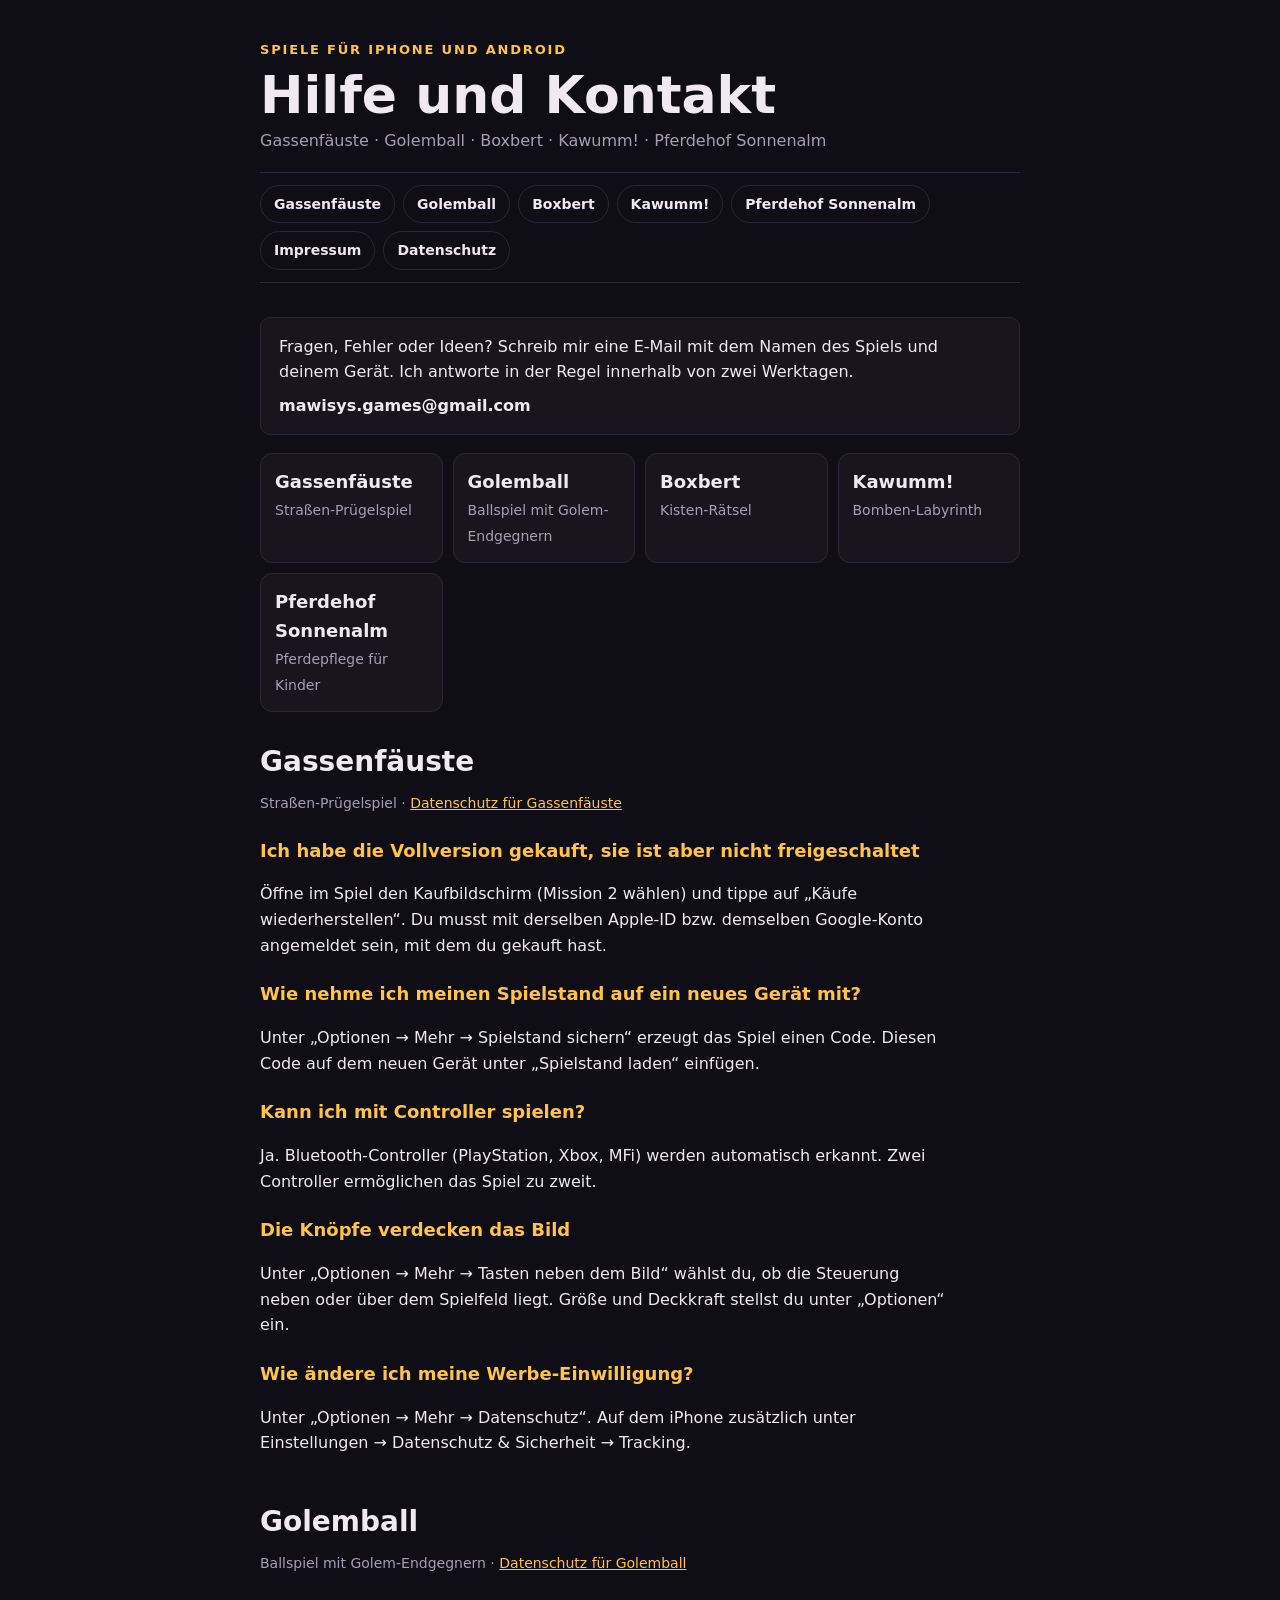
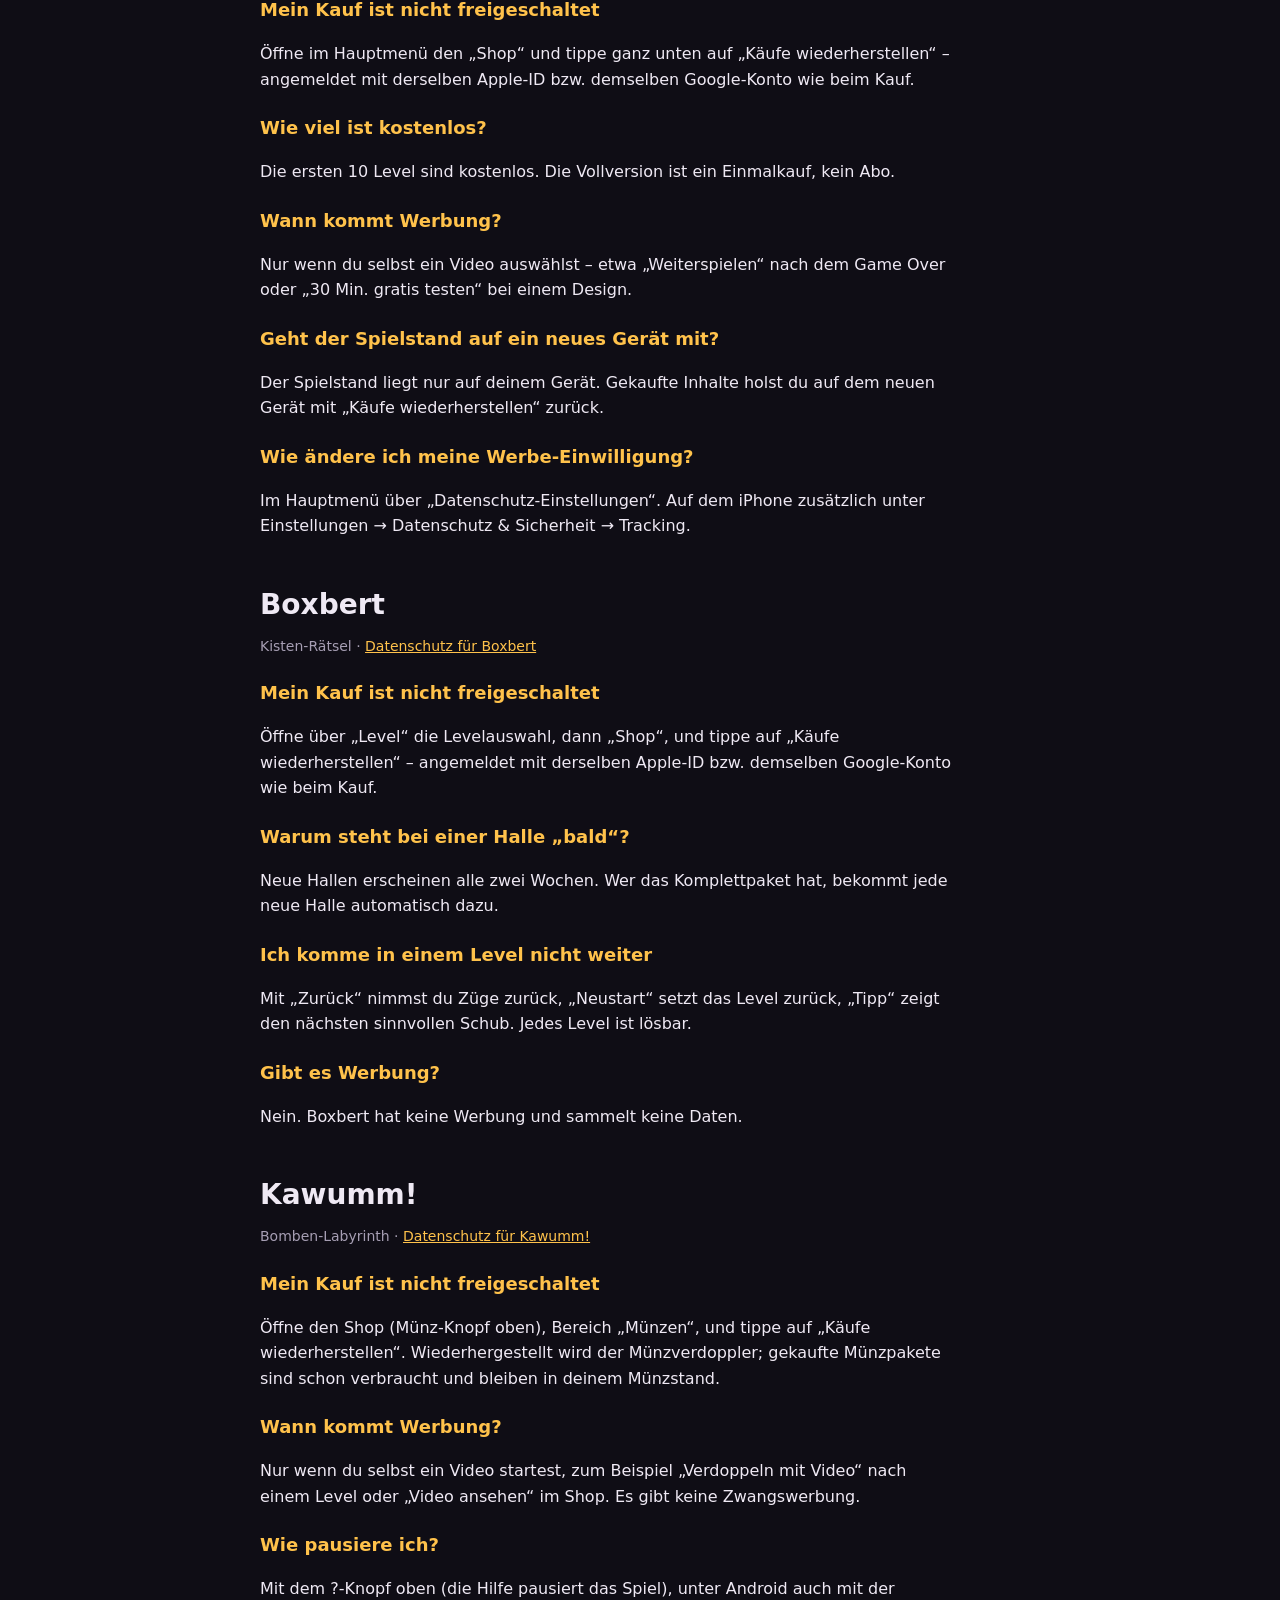
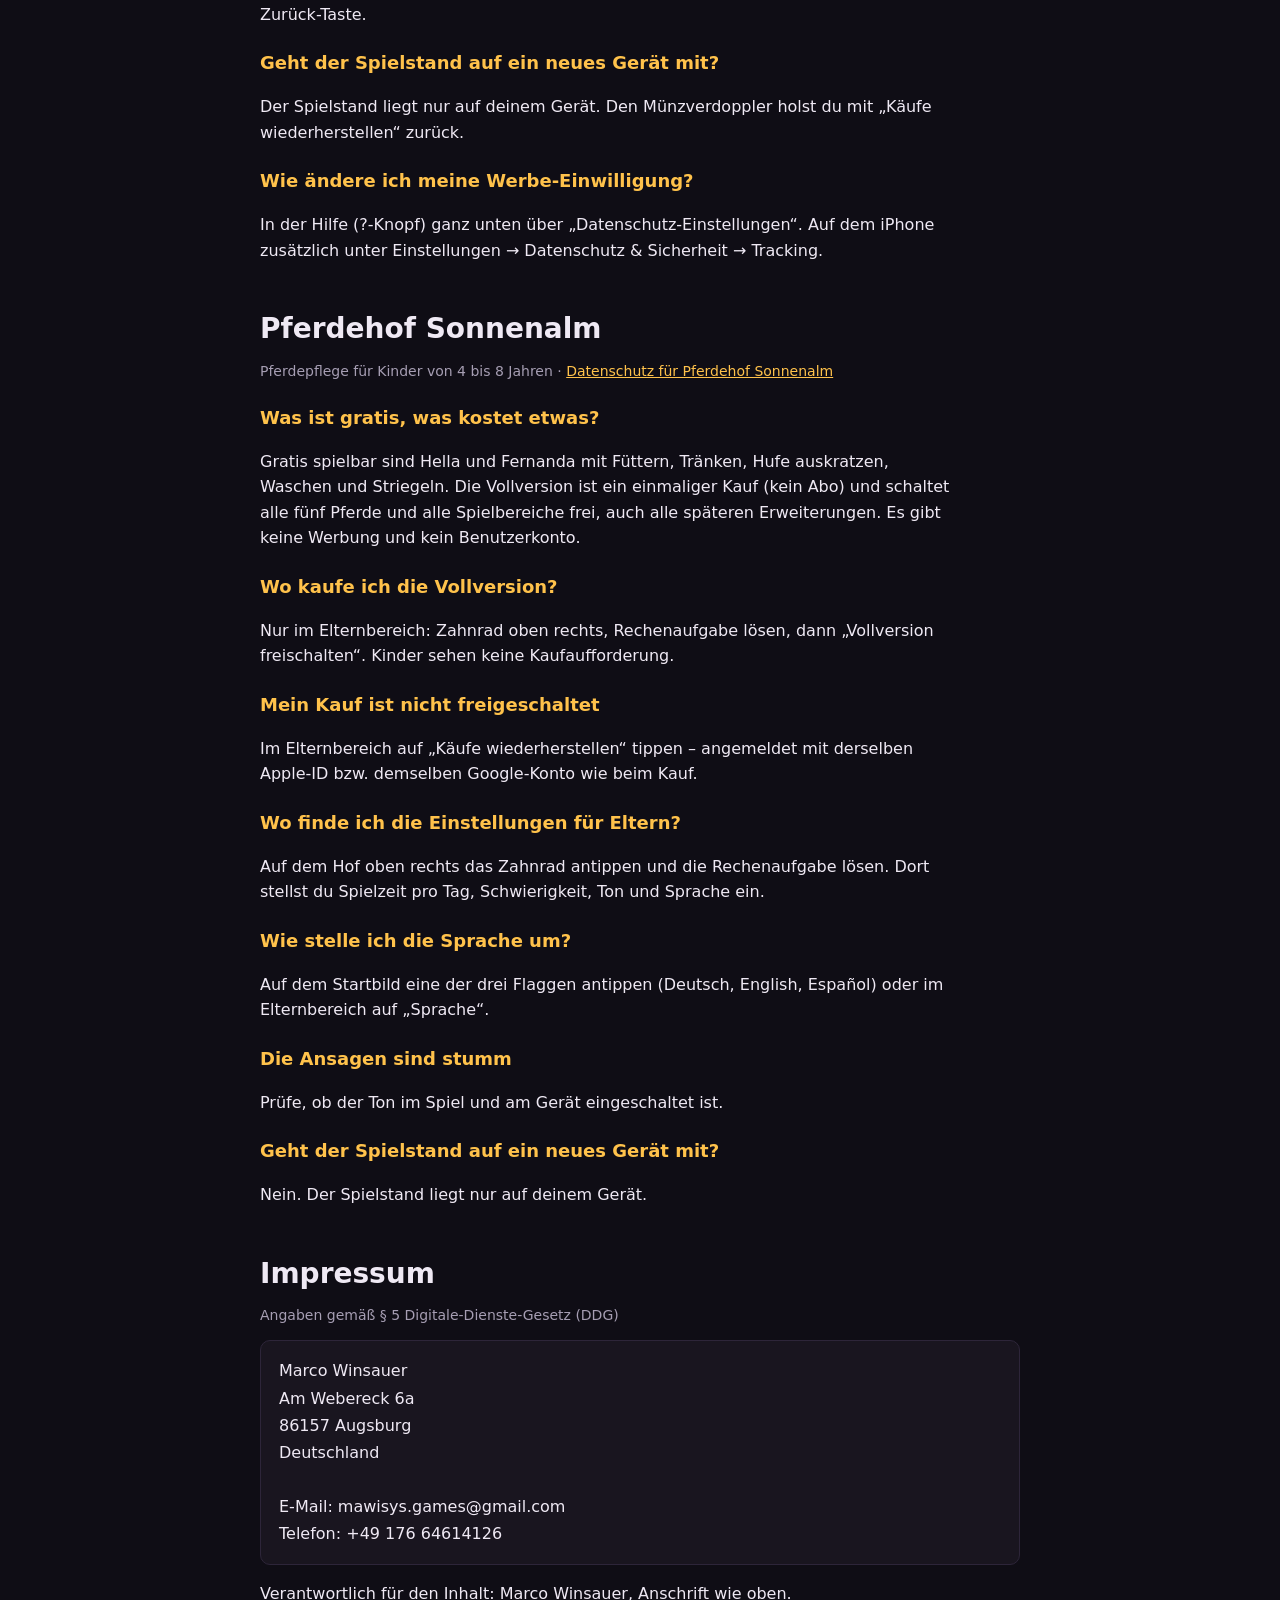
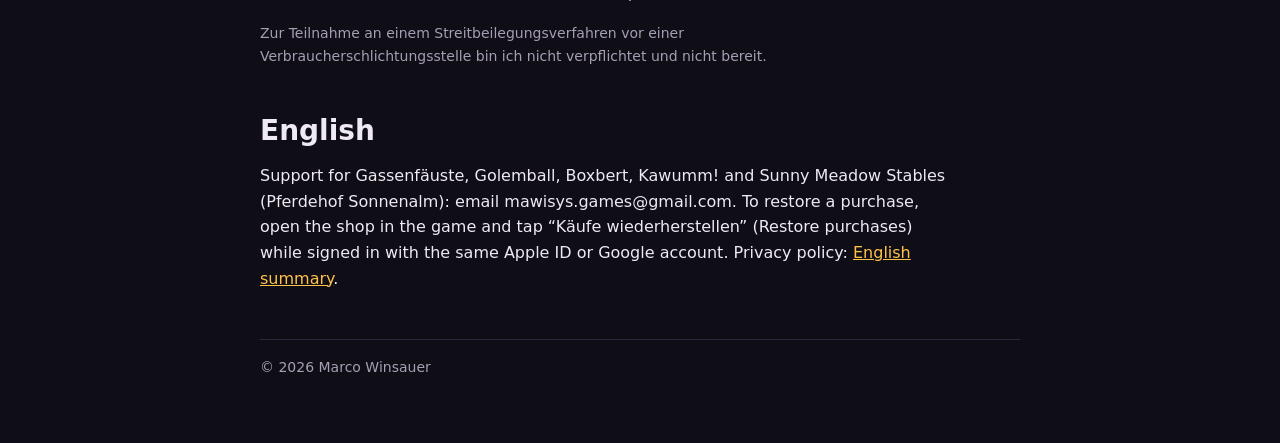
<file: index.html>
<!doctype html>
<html lang="de"><head><meta charset="utf-8"><meta name="viewport" content="width=device-width,initial-scale=1,viewport-fit=cover">
<title>Marco Winsauer – Spiele-Support</title><link rel="stylesheet" href="style.css"></head><body><div class="wrap">
<header><span class="kicker">Spiele für iPhone und Android</span><h1>Hilfe und Kontakt</h1>
<p>Gassenfäuste · Golemball · Boxbert · Kawumm! · Pferdehof Sonnenalm</p></header>
<nav aria-label="Abschnitte"><a href="#gassenfaeuste">Gassenfäuste</a><a href="#golemball">Golemball</a><a href="#boxbert">Boxbert</a><a href="#kawumm">Kawumm!</a><a href="#pferdehof">Pferdehof Sonnenalm</a><a href="#impressum">Impressum</a><a href="datenschutz.html">Datenschutz</a></nav>
<section id="kontakt"><div class="card"><p style="margin:0">Fragen, Fehler oder Ideen? Schreib mir eine E-Mail mit dem Namen des Spiels und deinem Gerät. Ich antworte in der Regel innerhalb von zwei Werktagen.</p>
<p style="margin:8px 0 0"><strong>mawisys.games@gmail.com</strong></p></div>
<div class="games"><a class="game" href="#gassenfaeuste"><b>Gassenfäuste</b><span>Straßen-Prügelspiel</span></a><a class="game" href="#golemball"><b>Golemball</b><span>Ballspiel mit Golem-Endgegnern</span></a><a class="game" href="#boxbert"><b>Boxbert</b><span>Kisten-Rätsel</span></a><a class="game" href="#kawumm"><b>Kawumm!</b><span>Bomben-Labyrinth</span></a><a class="game" href="#pferdehof"><b>Pferdehof Sonnenalm</b><span>Pferdepflege für Kinder</span></a></div></section>
<section id="gassenfaeuste"><h2>Gassenfäuste</h2><p class="small">Straßen-Prügelspiel · <a href="datenschutz.html#gassenfaeuste">Datenschutz für Gassenfäuste</a></p><h3>Ich habe die Vollversion gekauft, sie ist aber nicht freigeschaltet</h3><p>Öffne im Spiel den Kaufbildschirm (Mission 2 wählen) und tippe auf „Käufe wiederherstellen“. Du musst mit derselben Apple-ID bzw. demselben Google-Konto angemeldet sein, mit dem du gekauft hast.</p><h3>Wie nehme ich meinen Spielstand auf ein neues Gerät mit?</h3><p>Unter „Optionen → Mehr → Spielstand sichern“ erzeugt das Spiel einen Code. Diesen Code auf dem neuen Gerät unter „Spielstand laden“ einfügen.</p><h3>Kann ich mit Controller spielen?</h3><p>Ja. Bluetooth-Controller (PlayStation, Xbox, MFi) werden automatisch erkannt. Zwei Controller ermöglichen das Spiel zu zweit.</p><h3>Die Knöpfe verdecken das Bild</h3><p>Unter „Optionen → Mehr → Tasten neben dem Bild“ wählst du, ob die Steuerung neben oder über dem Spielfeld liegt. Größe und Deckkraft stellst du unter „Optionen“ ein.</p><h3>Wie ändere ich meine Werbe-Einwilligung?</h3><p>Unter „Optionen → Mehr → Datenschutz“. Auf dem iPhone zusätzlich unter Einstellungen → Datenschutz &amp; Sicherheit → Tracking.</p></section>
<section id="golemball"><h2>Golemball</h2><p class="small">Ballspiel mit Golem-Endgegnern · <a href="datenschutz.html#golemball">Datenschutz für Golemball</a></p><h3>Mein Kauf ist nicht freigeschaltet</h3><p>Öffne im Hauptmenü den „Shop“ und tippe ganz unten auf „Käufe wiederherstellen“ – angemeldet mit derselben Apple-ID bzw. demselben Google-Konto wie beim Kauf.</p><h3>Wie viel ist kostenlos?</h3><p>Die ersten 10 Level sind kostenlos. Die Vollversion ist ein Einmalkauf, kein Abo.</p><h3>Wann kommt Werbung?</h3><p>Nur wenn du selbst ein Video auswählst – etwa „Weiterspielen“ nach dem Game Over oder „30 Min. gratis testen“ bei einem Design.</p><h3>Geht der Spielstand auf ein neues Gerät mit?</h3><p>Der Spielstand liegt nur auf deinem Gerät. Gekaufte Inhalte holst du auf dem neuen Gerät mit „Käufe wiederherstellen“ zurück.</p><h3>Wie ändere ich meine Werbe-Einwilligung?</h3><p>Im Hauptmenü über „Datenschutz-Einstellungen“. Auf dem iPhone zusätzlich unter Einstellungen → Datenschutz &amp; Sicherheit → Tracking.</p></section>
<section id="boxbert"><h2>Boxbert</h2><p class="small">Kisten-Rätsel · <a href="datenschutz.html#boxbert">Datenschutz für Boxbert</a></p><h3>Mein Kauf ist nicht freigeschaltet</h3><p>Öffne über „Level“ die Levelauswahl, dann „Shop“, und tippe auf „Käufe wiederherstellen“ – angemeldet mit derselben Apple-ID bzw. demselben Google-Konto wie beim Kauf.</p><h3>Warum steht bei einer Halle „bald“?</h3><p>Neue Hallen erscheinen alle zwei Wochen. Wer das Komplettpaket hat, bekommt jede neue Halle automatisch dazu.</p><h3>Ich komme in einem Level nicht weiter</h3><p>Mit „Zurück“ nimmst du Züge zurück, „Neustart“ setzt das Level zurück, „Tipp“ zeigt den nächsten sinnvollen Schub. Jedes Level ist lösbar.</p><h3>Gibt es Werbung?</h3><p>Nein. Boxbert hat keine Werbung und sammelt keine Daten.</p></section>
<section id="kawumm"><h2>Kawumm!</h2><p class="small">Bomben-Labyrinth · <a href="datenschutz.html#kawumm">Datenschutz für Kawumm!</a></p><h3>Mein Kauf ist nicht freigeschaltet</h3><p>Öffne den Shop (Münz-Knopf oben), Bereich „Münzen“, und tippe auf „Käufe wiederherstellen“. Wiederhergestellt wird der Münzverdoppler; gekaufte Münzpakete sind schon verbraucht und bleiben in deinem Münzstand.</p><h3>Wann kommt Werbung?</h3><p>Nur wenn du selbst ein Video startest, zum Beispiel „Verdoppeln mit Video“ nach einem Level oder „Video ansehen“ im Shop. Es gibt keine Zwangswerbung.</p><h3>Wie pausiere ich?</h3><p>Mit dem ?-Knopf oben (die Hilfe pausiert das Spiel), unter Android auch mit der Zurück-Taste.</p><h3>Geht der Spielstand auf ein neues Gerät mit?</h3><p>Der Spielstand liegt nur auf deinem Gerät. Den Münzverdoppler holst du mit „Käufe wiederherstellen“ zurück.</p><h3>Wie ändere ich meine Werbe-Einwilligung?</h3><p>In der Hilfe (?-Knopf) ganz unten über „Datenschutz-Einstellungen“. Auf dem iPhone zusätzlich unter Einstellungen → Datenschutz &amp; Sicherheit → Tracking.</p></section>
<section id="pferdehof"><h2>Pferdehof Sonnenalm</h2><p class="small">Pferdepflege für Kinder von 4 bis 8 Jahren · <a href="datenschutz.html#pferdehof">Datenschutz für Pferdehof Sonnenalm</a></p><h3>Was ist gratis, was kostet etwas?</h3><p>Gratis spielbar sind Hella und Fernanda mit Füttern, Tränken, Hufe auskratzen, Waschen und Striegeln. Die Vollversion ist ein einmaliger Kauf (kein Abo) und schaltet alle fünf Pferde und alle Spielbereiche frei, auch alle späteren Erweiterungen. Es gibt keine Werbung und kein Benutzerkonto.</p><h3>Wo kaufe ich die Vollversion?</h3><p>Nur im Elternbereich: Zahnrad oben rechts, Rechenaufgabe lösen, dann „Vollversion freischalten“. Kinder sehen keine Kaufaufforderung.</p><h3>Mein Kauf ist nicht freigeschaltet</h3><p>Im Elternbereich auf „Käufe wiederherstellen“ tippen – angemeldet mit derselben Apple-ID bzw. demselben Google-Konto wie beim Kauf.</p><h3>Wo finde ich die Einstellungen für Eltern?</h3><p>Auf dem Hof oben rechts das Zahnrad antippen und die Rechenaufgabe lösen. Dort stellst du Spielzeit pro Tag, Schwierigkeit, Ton und Sprache ein.</p><h3>Wie stelle ich die Sprache um?</h3><p>Auf dem Startbild eine der drei Flaggen antippen (Deutsch, English, Español) oder im Elternbereich auf „Sprache“.</p><h3>Die Ansagen sind stumm</h3><p>Prüfe, ob der Ton im Spiel und am Gerät eingeschaltet ist.</p><h3>Geht der Spielstand auf ein neues Gerät mit?</h3><p>Nein. Der Spielstand liegt nur auf deinem Gerät.</p></section>
<section id="impressum"><h2>Impressum</h2><p class="small">Angaben gemäß § 5 Digitale-Dienste-Gesetz (DDG)</p>
<address class="addr card">Marco Winsauer<br>Am Webereck 6a<br>86157 Augsburg<br>Deutschland<br><br>E-Mail: mawisys.games@gmail.com<br>Telefon: +49 176 64614126</address>
<p>Verantwortlich für den Inhalt: Marco Winsauer, Anschrift wie oben.</p>
<p class="small">Zur Teilnahme an einem Streitbeilegungsverfahren vor einer Verbraucherschlichtungsstelle bin ich nicht verpflichtet und nicht bereit.</p></section>
<section id="english"><h2>English</h2><p>Support for Gassenfäuste, Golemball, Boxbert, Kawumm! and Sunny Meadow Stables (Pferdehof Sonnenalm): email mawisys.games@gmail.com. To restore a purchase, open the shop in the game and tap “Käufe wiederherstellen” (Restore purchases) while signed in with the same Apple ID or Google account. Privacy policy: <a href="datenschutz.html#english">English summary</a>.</p></section>
<footer>© 2026 Marco Winsauer</footer></div></body></html>
</file>
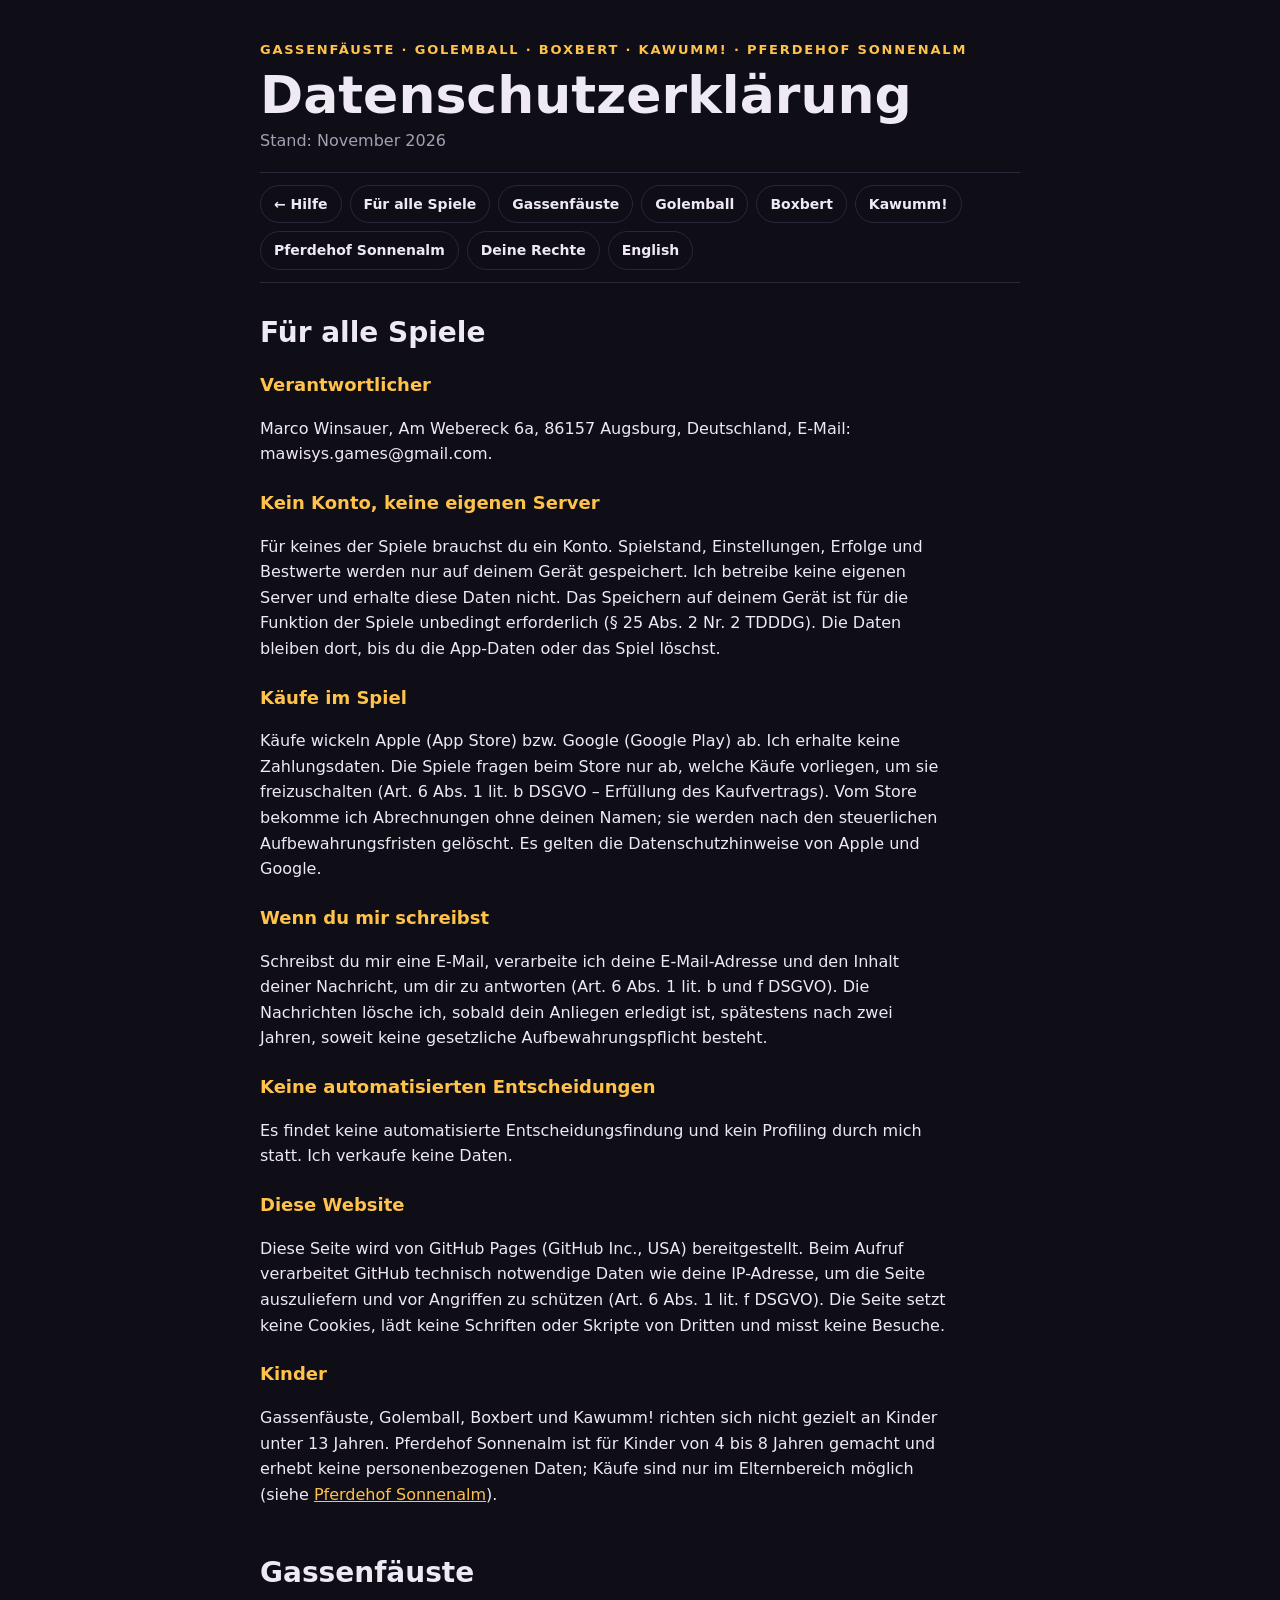
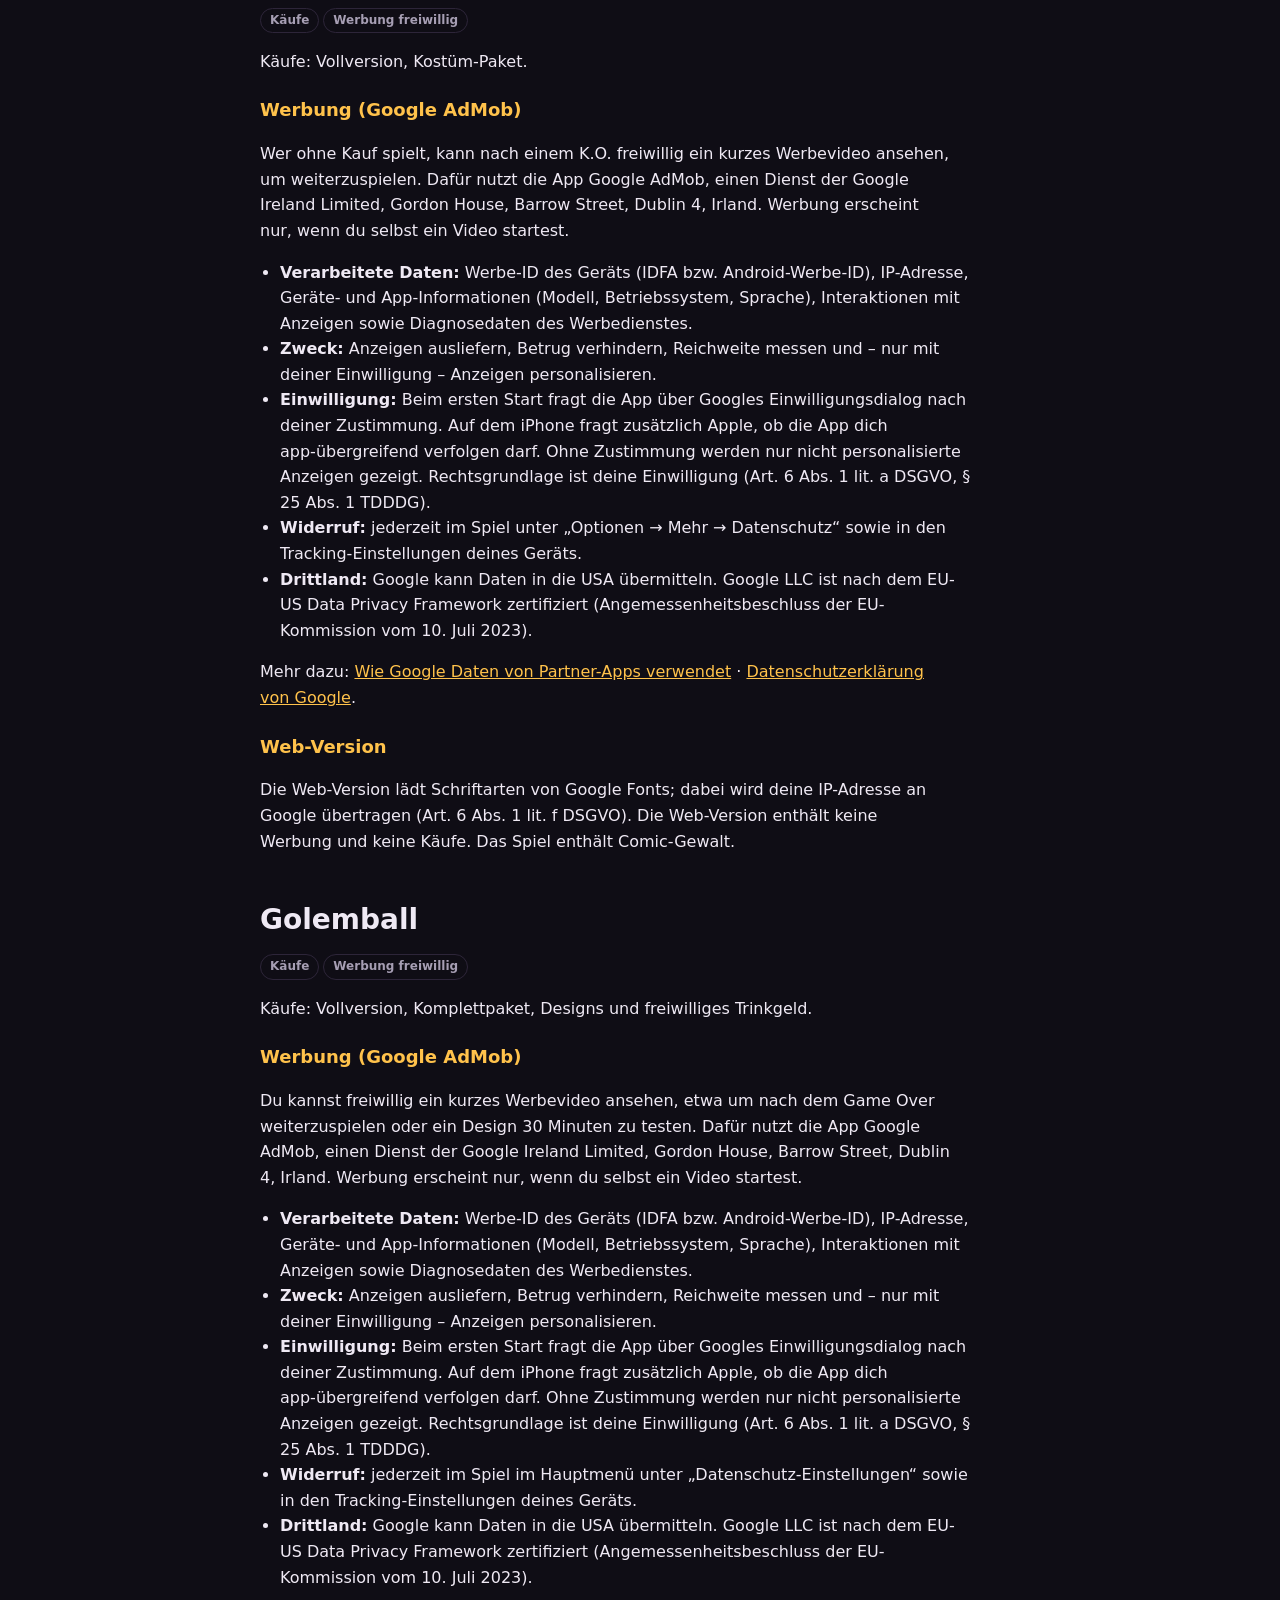
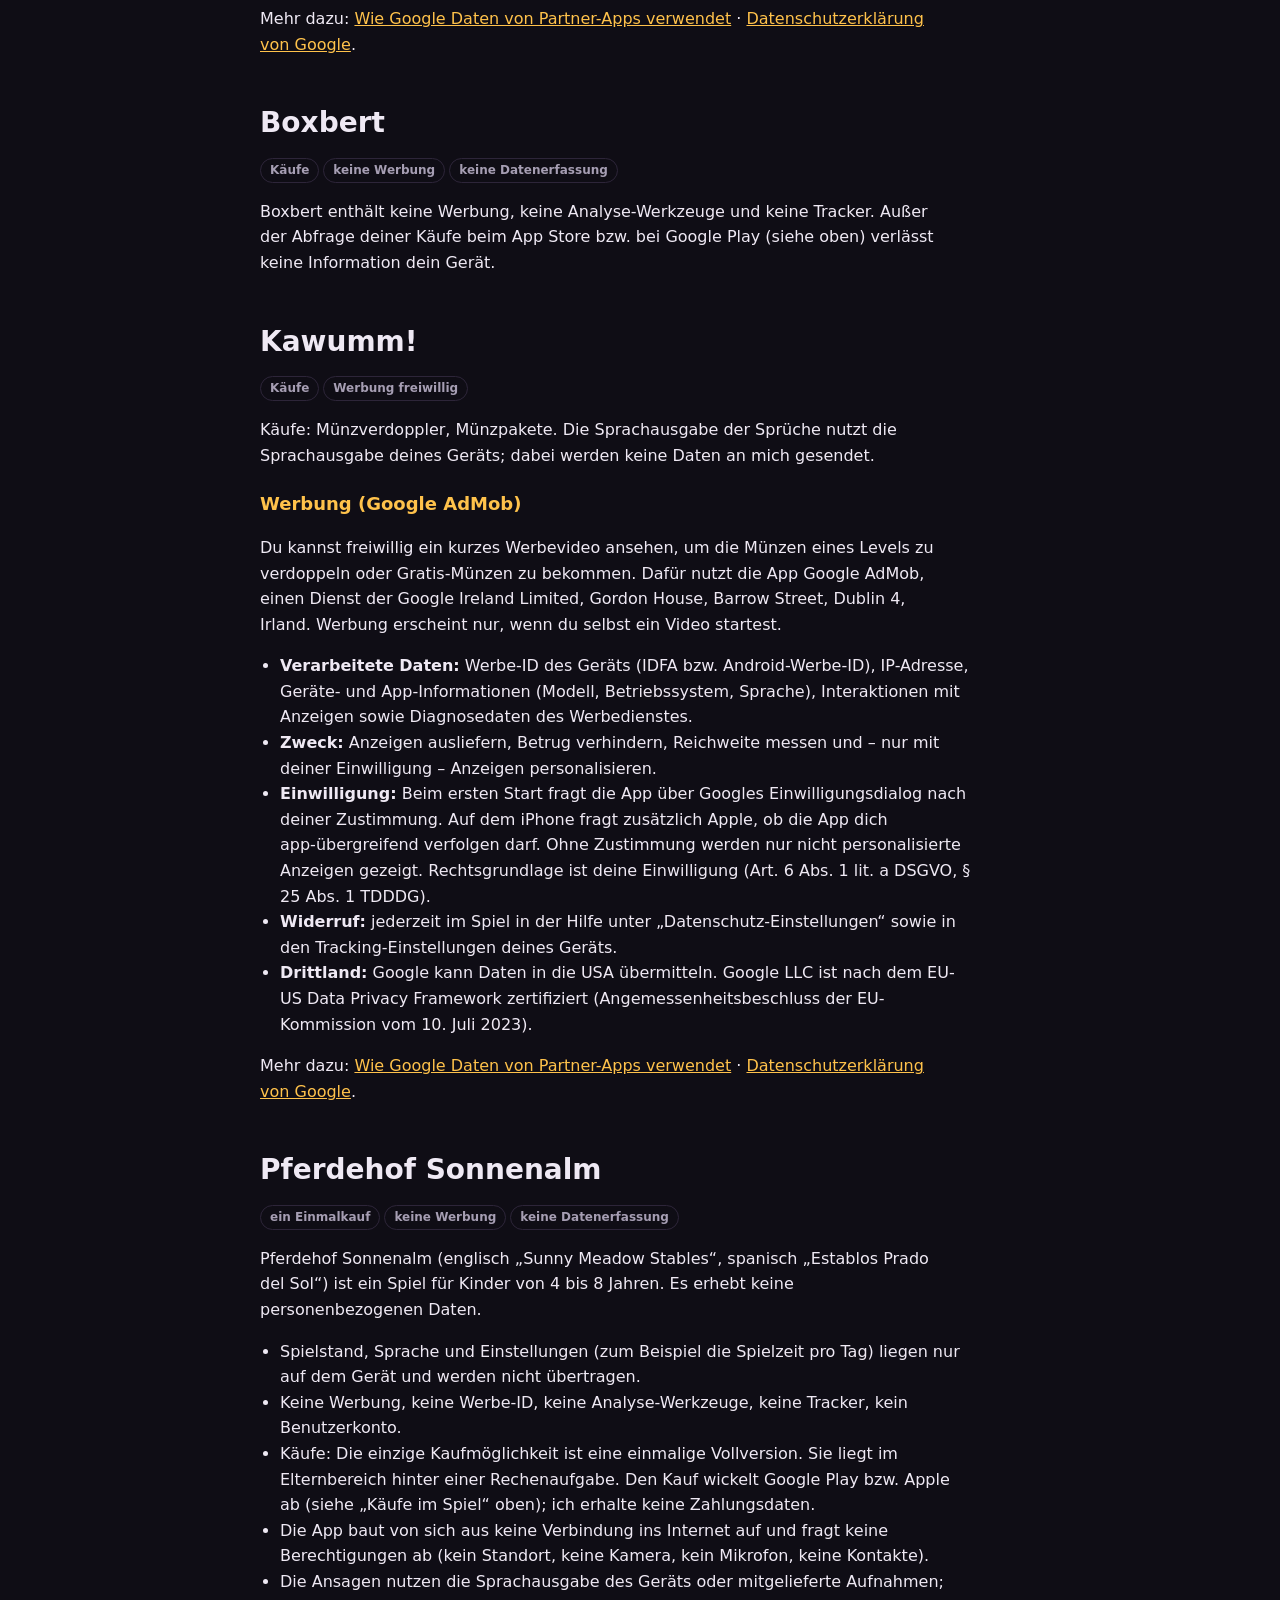
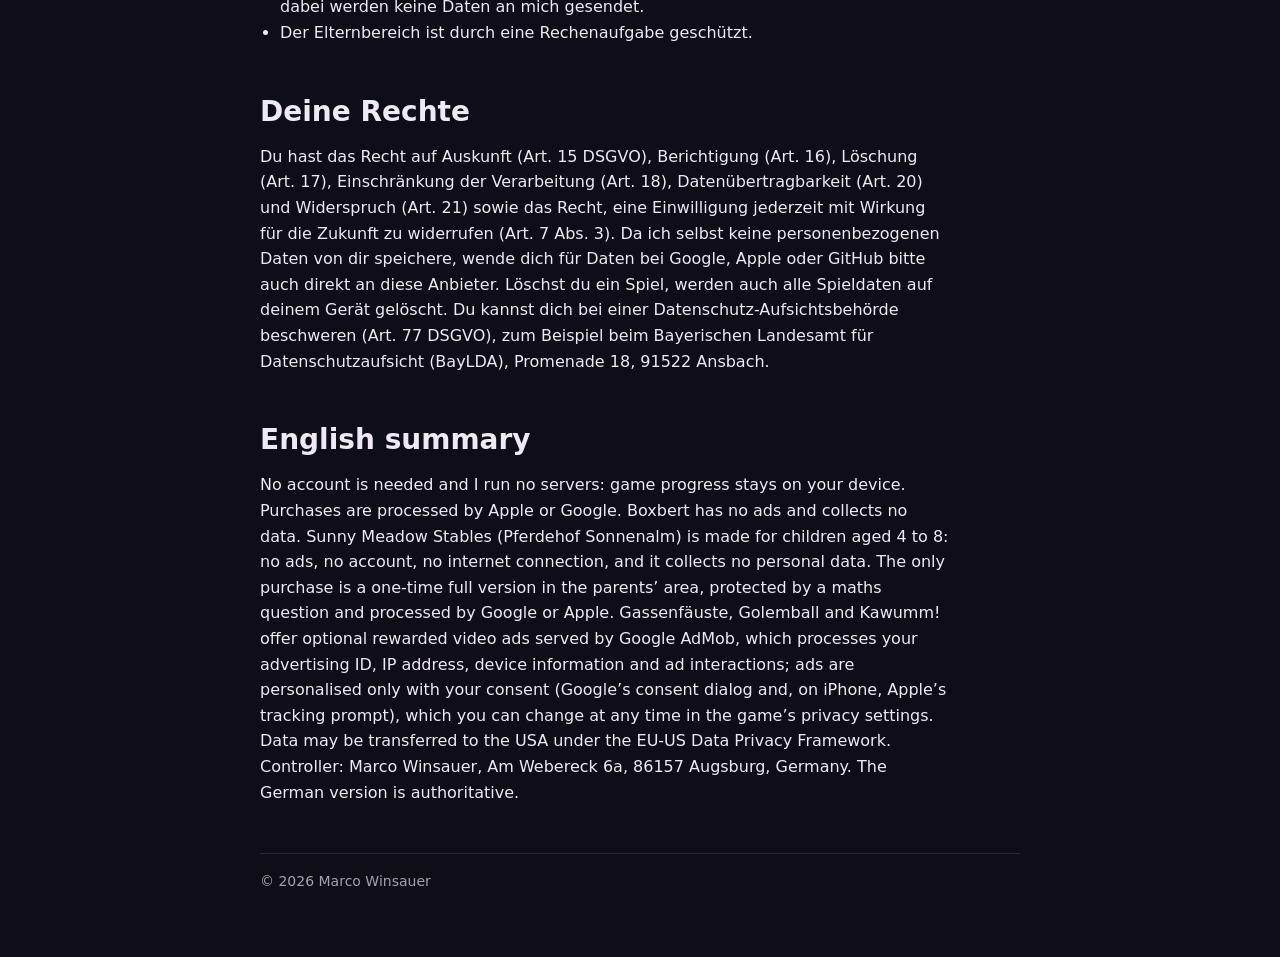
<file: datenschutz.html>
<!doctype html>
<html lang="de"><head><meta charset="utf-8"><meta name="viewport" content="width=device-width,initial-scale=1,viewport-fit=cover">
<title>Datenschutzerklärung – Spiele von Marco Winsauer</title><link rel="stylesheet" href="style.css"></head><body><div class="wrap">
<header><span class="kicker">Gassenfäuste · Golemball · Boxbert · Kawumm! · Pferdehof Sonnenalm</span><h1>Datenschutz&shy;erklärung</h1><p>Stand: November 2026</p></header>
<nav aria-label="Abschnitte"><a href="index.html">← Hilfe</a><a href="#allgemein">Für alle Spiele</a><a href="#gassenfaeuste">Gassenfäuste</a><a href="#golemball">Golemball</a><a href="#boxbert">Boxbert</a><a href="#kawumm">Kawumm!</a><a href="#pferdehof">Pferdehof Sonnenalm</a><a href="#rechte">Deine Rechte</a><a href="#english">English</a></nav>
<section id="allgemein"><h2>Für alle Spiele</h2>
<h3>Verantwortlicher</h3><p>Marco Winsauer, Am Webereck 6a, 86157 Augsburg, Deutschland, E-Mail: mawisys.games@gmail.com.</p>
<h3>Kein Konto, keine eigenen Server</h3><p>Für keines der Spiele brauchst du ein Konto. Spielstand, Einstellungen, Erfolge und Bestwerte werden nur auf deinem Gerät gespeichert. Ich betreibe keine eigenen Server und erhalte diese Daten nicht. Das Speichern auf deinem Gerät ist für die Funktion der Spiele unbedingt erforderlich (§ 25 Abs. 2 Nr. 2 TDDDG). Die Daten bleiben dort, bis du die App-Daten oder das Spiel löschst.</p>
<h3>Käufe im Spiel</h3><p>Käufe wickeln Apple (App Store) bzw. Google (Google Play) ab. Ich erhalte keine Zahlungsdaten. Die Spiele fragen beim Store nur ab, welche Käufe vorliegen, um sie freizuschalten (Art. 6 Abs. 1 lit. b DSGVO – Erfüllung des Kaufvertrags). Vom Store bekomme ich Abrechnungen ohne deinen Namen; sie werden nach den steuerlichen Aufbewahrungsfristen gelöscht. Es gelten die Datenschutzhinweise von Apple und Google.</p>
<h3>Wenn du mir schreibst</h3><p>Schreibst du mir eine E-Mail, verarbeite ich deine E-Mail-Adresse und den Inhalt deiner Nachricht, um dir zu antworten (Art. 6 Abs. 1 lit. b und f DSGVO). Die Nachrichten lösche ich, sobald dein Anliegen erledigt ist, spätestens nach zwei Jahren, soweit keine gesetzliche Aufbewahrungspflicht besteht.</p>
<h3>Keine automatisierten Entscheidungen</h3><p>Es findet keine automatisierte Entscheidungsfindung und kein Profiling durch mich statt. Ich verkaufe keine Daten.</p>
<h3>Diese Website</h3><p>Diese Seite wird von GitHub Pages (GitHub Inc., USA) bereitgestellt. Beim Aufruf verarbeitet GitHub technisch notwendige Daten wie deine IP-Adresse, um die Seite auszuliefern und vor Angriffen zu schützen (Art. 6 Abs. 1 lit. f DSGVO). Die Seite setzt keine Cookies, lädt keine Schriften oder Skripte von Dritten und misst keine Besuche.</p>
<h3>Kinder</h3><p>Gassenfäuste, Golemball, Boxbert und Kawumm! richten sich nicht gezielt an Kinder unter 13 Jahren. Pferdehof Sonnenalm ist für Kinder von 4 bis 8 Jahren gemacht und erhebt keine personenbezogenen Daten; Käufe sind nur im Elternbereich möglich (siehe <a href="#pferdehof">Pferdehof Sonnenalm</a>).</p></section>
<section id="gassenfaeuste"><h2>Gassenfäuste</h2><p><span class="tag">Käufe</span><span class="tag">Werbung freiwillig</span></p>
<p>Käufe: Vollversion, Kostüm-Paket.</p><h3>Werbung (Google AdMob)</h3>
<p>Wer ohne Kauf spielt, kann nach einem K.O. freiwillig ein kurzes Werbevideo ansehen, um weiterzuspielen. Dafür nutzt die App Google AdMob, einen Dienst der Google Ireland Limited, Gordon House, Barrow Street, Dublin 4, Irland. Werbung erscheint nur, wenn du selbst ein Video startest.</p>
<ul><li><strong>Verarbeitete Daten:</strong> Werbe-ID des Geräts (IDFA bzw. Android-Werbe-ID), IP-Adresse, Geräte- und App-Informationen (Modell, Betriebssystem, Sprache), Interaktionen mit Anzeigen sowie Diagnosedaten des Werbedienstes.</li>
<li><strong>Zweck:</strong> Anzeigen ausliefern, Betrug verhindern, Reichweite messen und – nur mit deiner Einwilligung – Anzeigen personalisieren.</li>
<li><strong>Einwilligung:</strong> Beim ersten Start fragt die App über Googles Einwilligungsdialog nach deiner Zustimmung. Auf dem iPhone fragt zusätzlich Apple, ob die App dich app-übergreifend verfolgen darf. Ohne Zustimmung werden nur nicht personalisierte Anzeigen gezeigt. Rechtsgrundlage ist deine Einwilligung (Art. 6 Abs. 1 lit. a DSGVO, § 25 Abs. 1 TDDDG).</li>
<li><strong>Widerruf:</strong> jederzeit im Spiel unter „Optionen → Mehr → Datenschutz“ sowie in den Tracking-Einstellungen deines Geräts.</li>
<li><strong>Drittland:</strong> Google kann Daten in die USA übermitteln. Google LLC ist nach dem EU-US Data Privacy Framework zertifiziert (Angemessenheitsbeschluss der EU-Kommission vom 10. Juli 2023).</li></ul>
<p>Mehr dazu: <a href="https://policies.google.com/technologies/partner-sites" rel="noopener">Wie Google Daten von Partner-Apps verwendet</a> · <a href="https://policies.google.com/privacy" rel="noopener">Datenschutzerklärung von Google</a>.</p>
<h3>Web-Version</h3><p>Die Web-Version lädt Schriftarten von Google Fonts; dabei wird deine IP-Adresse an Google übertragen (Art. 6 Abs. 1 lit. f DSGVO). Die Web-Version enthält keine Werbung und keine Käufe. Das Spiel enthält Comic-Gewalt.</p></section>
<section id="golemball"><h2>Golemball</h2><p><span class="tag">Käufe</span><span class="tag">Werbung freiwillig</span></p>
<p>Käufe: Vollversion, Komplettpaket, Designs und freiwilliges Trinkgeld.</p><h3>Werbung (Google AdMob)</h3>
<p>Du kannst freiwillig ein kurzes Werbevideo ansehen, etwa um nach dem Game Over weiterzuspielen oder ein Design 30 Minuten zu testen. Dafür nutzt die App Google AdMob, einen Dienst der Google Ireland Limited, Gordon House, Barrow Street, Dublin 4, Irland. Werbung erscheint nur, wenn du selbst ein Video startest.</p>
<ul><li><strong>Verarbeitete Daten:</strong> Werbe-ID des Geräts (IDFA bzw. Android-Werbe-ID), IP-Adresse, Geräte- und App-Informationen (Modell, Betriebssystem, Sprache), Interaktionen mit Anzeigen sowie Diagnosedaten des Werbedienstes.</li>
<li><strong>Zweck:</strong> Anzeigen ausliefern, Betrug verhindern, Reichweite messen und – nur mit deiner Einwilligung – Anzeigen personalisieren.</li>
<li><strong>Einwilligung:</strong> Beim ersten Start fragt die App über Googles Einwilligungsdialog nach deiner Zustimmung. Auf dem iPhone fragt zusätzlich Apple, ob die App dich app-übergreifend verfolgen darf. Ohne Zustimmung werden nur nicht personalisierte Anzeigen gezeigt. Rechtsgrundlage ist deine Einwilligung (Art. 6 Abs. 1 lit. a DSGVO, § 25 Abs. 1 TDDDG).</li>
<li><strong>Widerruf:</strong> jederzeit im Spiel im Hauptmenü unter „Datenschutz-Einstellungen“ sowie in den Tracking-Einstellungen deines Geräts.</li>
<li><strong>Drittland:</strong> Google kann Daten in die USA übermitteln. Google LLC ist nach dem EU-US Data Privacy Framework zertifiziert (Angemessenheitsbeschluss der EU-Kommission vom 10. Juli 2023).</li></ul>
<p>Mehr dazu: <a href="https://policies.google.com/technologies/partner-sites" rel="noopener">Wie Google Daten von Partner-Apps verwendet</a> · <a href="https://policies.google.com/privacy" rel="noopener">Datenschutzerklärung von Google</a>.</p></section>
<section id="boxbert"><h2>Boxbert</h2><p><span class="tag">Käufe</span><span class="tag">keine Werbung</span><span class="tag">keine Datenerfassung</span></p>
<p>Boxbert enthält keine Werbung, keine Analyse-Werkzeuge und keine Tracker. Außer der Abfrage deiner Käufe beim App Store bzw. bei Google Play (siehe oben) verlässt keine Information dein Gerät.</p></section>
<section id="kawumm"><h2>Kawumm!</h2><p><span class="tag">Käufe</span><span class="tag">Werbung freiwillig</span></p>
<p>Käufe: Münzverdoppler, Münzpakete. Die Sprachausgabe der Sprüche nutzt die Sprachausgabe deines Geräts; dabei werden keine Daten an mich gesendet.</p><h3>Werbung (Google AdMob)</h3>
<p>Du kannst freiwillig ein kurzes Werbevideo ansehen, um die Münzen eines Levels zu verdoppeln oder Gratis-Münzen zu bekommen. Dafür nutzt die App Google AdMob, einen Dienst der Google Ireland Limited, Gordon House, Barrow Street, Dublin 4, Irland. Werbung erscheint nur, wenn du selbst ein Video startest.</p>
<ul><li><strong>Verarbeitete Daten:</strong> Werbe-ID des Geräts (IDFA bzw. Android-Werbe-ID), IP-Adresse, Geräte- und App-Informationen (Modell, Betriebssystem, Sprache), Interaktionen mit Anzeigen sowie Diagnosedaten des Werbedienstes.</li>
<li><strong>Zweck:</strong> Anzeigen ausliefern, Betrug verhindern, Reichweite messen und – nur mit deiner Einwilligung – Anzeigen personalisieren.</li>
<li><strong>Einwilligung:</strong> Beim ersten Start fragt die App über Googles Einwilligungsdialog nach deiner Zustimmung. Auf dem iPhone fragt zusätzlich Apple, ob die App dich app-übergreifend verfolgen darf. Ohne Zustimmung werden nur nicht personalisierte Anzeigen gezeigt. Rechtsgrundlage ist deine Einwilligung (Art. 6 Abs. 1 lit. a DSGVO, § 25 Abs. 1 TDDDG).</li>
<li><strong>Widerruf:</strong> jederzeit im Spiel in der Hilfe unter „Datenschutz-Einstellungen“ sowie in den Tracking-Einstellungen deines Geräts.</li>
<li><strong>Drittland:</strong> Google kann Daten in die USA übermitteln. Google LLC ist nach dem EU-US Data Privacy Framework zertifiziert (Angemessenheitsbeschluss der EU-Kommission vom 10. Juli 2023).</li></ul>
<p>Mehr dazu: <a href="https://policies.google.com/technologies/partner-sites" rel="noopener">Wie Google Daten von Partner-Apps verwendet</a> · <a href="https://policies.google.com/privacy" rel="noopener">Datenschutzerklärung von Google</a>.</p></section>
<section id="pferdehof"><h2>Pferdehof Sonnenalm</h2><p><span class="tag">ein Einmalkauf</span><span class="tag">keine Werbung</span><span class="tag">keine Datenerfassung</span></p>
<p>Pferdehof Sonnenalm (englisch „Sunny Meadow Stables“, spanisch „Establos Prado del Sol“) ist ein Spiel für Kinder von 4 bis 8 Jahren. Es erhebt keine personenbezogenen Daten.</p>
<ul><li>Spielstand, Sprache und Einstellungen (zum Beispiel die Spielzeit pro Tag) liegen nur auf dem Gerät und werden nicht übertragen.</li>
<li>Keine Werbung, keine Werbe-ID, keine Analyse-Werkzeuge, keine Tracker, kein Benutzerkonto.</li>
<li>Käufe: Die einzige Kaufmöglichkeit ist eine einmalige Vollversion. Sie liegt im Elternbereich hinter einer Rechenaufgabe. Den Kauf wickelt Google Play bzw. Apple ab (siehe „Käufe im Spiel“ oben); ich erhalte keine Zahlungsdaten.</li>
<li>Die App baut von sich aus keine Verbindung ins Internet auf und fragt keine Berechtigungen ab (kein Standort, keine Kamera, kein Mikrofon, keine Kontakte).</li>
<li>Die Ansagen nutzen die Sprachausgabe des Geräts oder mitgelieferte Aufnahmen; dabei werden keine Daten an mich gesendet.</li>
<li>Der Elternbereich ist durch eine Rechenaufgabe geschützt.</li></ul></section>
<section id="rechte"><h2>Deine Rechte</h2><p>Du hast das Recht auf Auskunft (Art. 15 DSGVO), Berichtigung (Art. 16), Löschung (Art. 17), Einschränkung der Verarbeitung (Art. 18), Datenübertragbarkeit (Art. 20) und Widerspruch (Art. 21) sowie das Recht, eine Einwilligung jederzeit mit Wirkung für die Zukunft zu widerrufen (Art. 7 Abs. 3). Da ich selbst keine personenbezogenen Daten von dir speichere, wende dich für Daten bei Google, Apple oder GitHub bitte auch direkt an diese Anbieter. Löschst du ein Spiel, werden auch alle Spieldaten auf deinem Gerät gelöscht. Du kannst dich bei einer Datenschutz-Aufsichtsbehörde beschweren (Art. 77 DSGVO), zum Beispiel beim Bayerischen Landesamt für Datenschutzaufsicht (BayLDA), Promenade 18, 91522 Ansbach.</p></section>
<section id="english"><h2>English summary</h2><p>No account is needed and I run no servers: game progress stays on your device. Purchases are processed by Apple or Google. Boxbert has no ads and collects no data. Sunny Meadow Stables (Pferdehof Sonnenalm) is made for children aged 4 to 8: no ads, no account, no internet connection, and it collects no personal data. The only purchase is a one-time full version in the parents’ area, protected by a maths question and processed by Google or Apple. Gassenfäuste, Golemball and Kawumm! offer optional rewarded video ads served by Google AdMob, which processes your advertising ID, IP address, device information and ad interactions; ads are personalised only with your consent (Google’s consent dialog and, on iPhone, Apple’s tracking prompt), which you can change at any time in the game’s privacy settings. Data may be transferred to the USA under the EU-US Data Privacy Framework. Controller: Marco Winsauer, Am Webereck 6a, 86157 Augsburg, Germany. The German version is authoritative.</p></section>
<footer>© 2026 Marco Winsauer</footer></div></body></html>
</file>
<file: style.css>
/* Gemeinsame Support-Seite für Marco Winsaurs Spiele – nur Systemschriften, keine Anfragen an Dritte */
:root{--bg:#0f0d15;--panel:#19151f;--fg:#efe9f4;--dim:#a69eb3;--line:#2d2539;--hot:#ff8a3d;--sun:#ffc24b;color-scheme:dark}
*{box-sizing:border-box}
body{margin:0;background:var(--bg);color:var(--fg);font:16px/1.6 system-ui,-apple-system,"Segoe UI",Roboto,sans-serif;padding-left:max(16px,env(safe-area-inset-left,0px));padding-right:max(16px,env(safe-area-inset-right,0px))}
.wrap{max-width:760px;margin:0 auto;padding-block:36px 64px}
header{padding-bottom:18px;border-bottom:1px solid var(--line)}
.kicker{font-size:13px;font-weight:700;letter-spacing:.14em;text-transform:uppercase;color:var(--sun)}
h1{font-size:clamp(34px,7vw,52px);line-height:1.05;margin:6px 0;font-weight:800;text-wrap:balance}
header p{margin:6px 0 0;color:var(--dim)}
nav{position:sticky;top:0;z-index:5;background:var(--bg);display:flex;flex-wrap:wrap;gap:8px;padding-block:12px;border-bottom:1px solid var(--line)}
nav a{font-weight:700;font-size:14px;color:var(--fg);text-decoration:none;padding:7px 13px;border:1px solid var(--line);border-radius:999px}
nav a:hover,nav a:focus-visible{border-color:var(--hot);outline:none}
section{padding-top:34px;scroll-margin-top:64px}
h2{font-size:28px;line-height:1.15;margin:0 0 12px;font-weight:800}
h3{font-size:18px;margin:22px 0 6px;color:var(--sun)}
p,li{max-width:68ch}
ul{padding-left:20px}
a{color:var(--sun)}
.games{display:grid;grid-template-columns:repeat(auto-fill,minmax(160px,1fr));gap:10px;margin-top:18px}
.game{background:var(--panel);border:1px solid var(--line);border-radius:12px;padding:14px;text-decoration:none;color:var(--fg)}
.game b{display:block;font-size:18px}
.game span{font-size:14px;color:var(--dim)}
.card{background:var(--panel);border:1px solid var(--line);border-radius:10px;padding:16px 18px}
.addr{font-style:normal;line-height:1.7}
.todo{background:#4a2a10;color:#ffd9a6;padding:1px 6px;border-radius:4px}
.small{font-size:14px;color:var(--dim)}
.tag{display:inline-block;font-size:12px;font-weight:700;border:1px solid var(--line);border-radius:999px;padding:2px 9px;margin-right:4px;color:var(--dim)}
footer{margin-top:48px;padding-top:16px;border-top:1px solid var(--line);color:var(--dim);font-size:14px}
</file>
